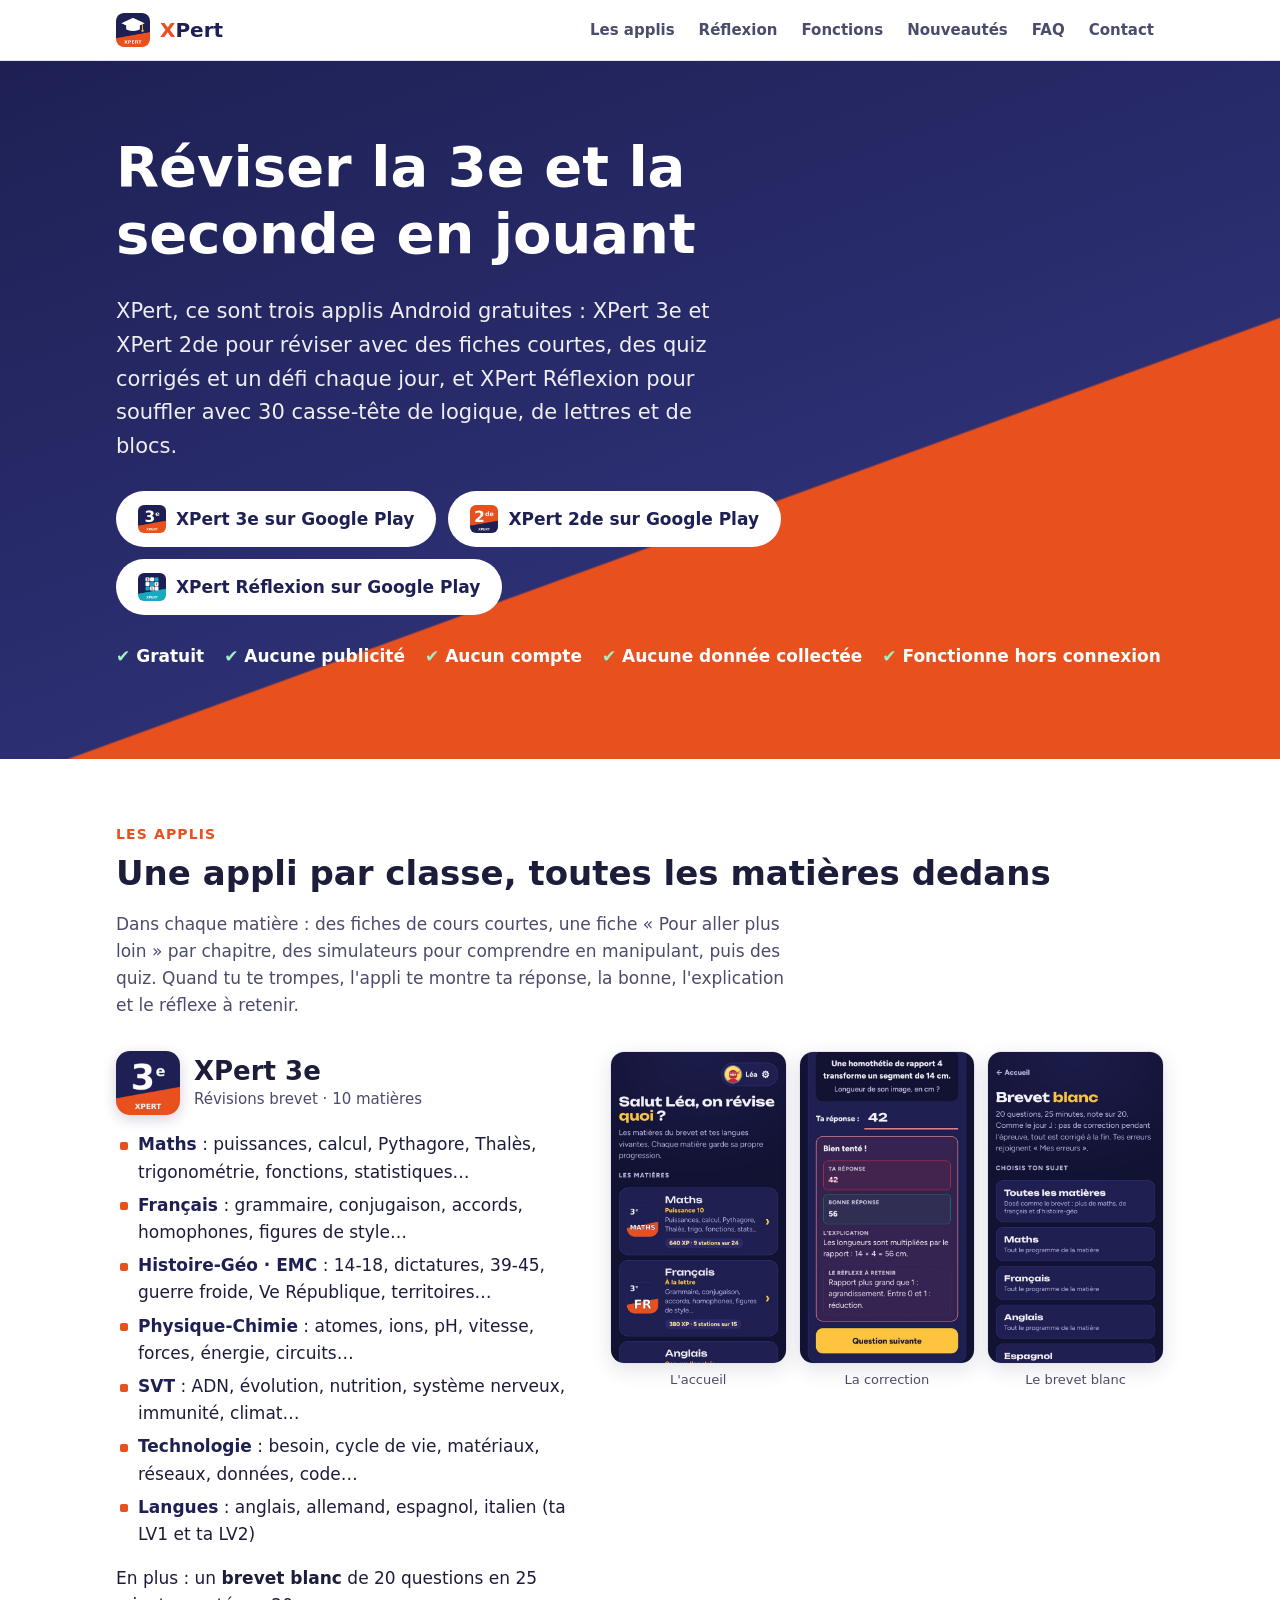
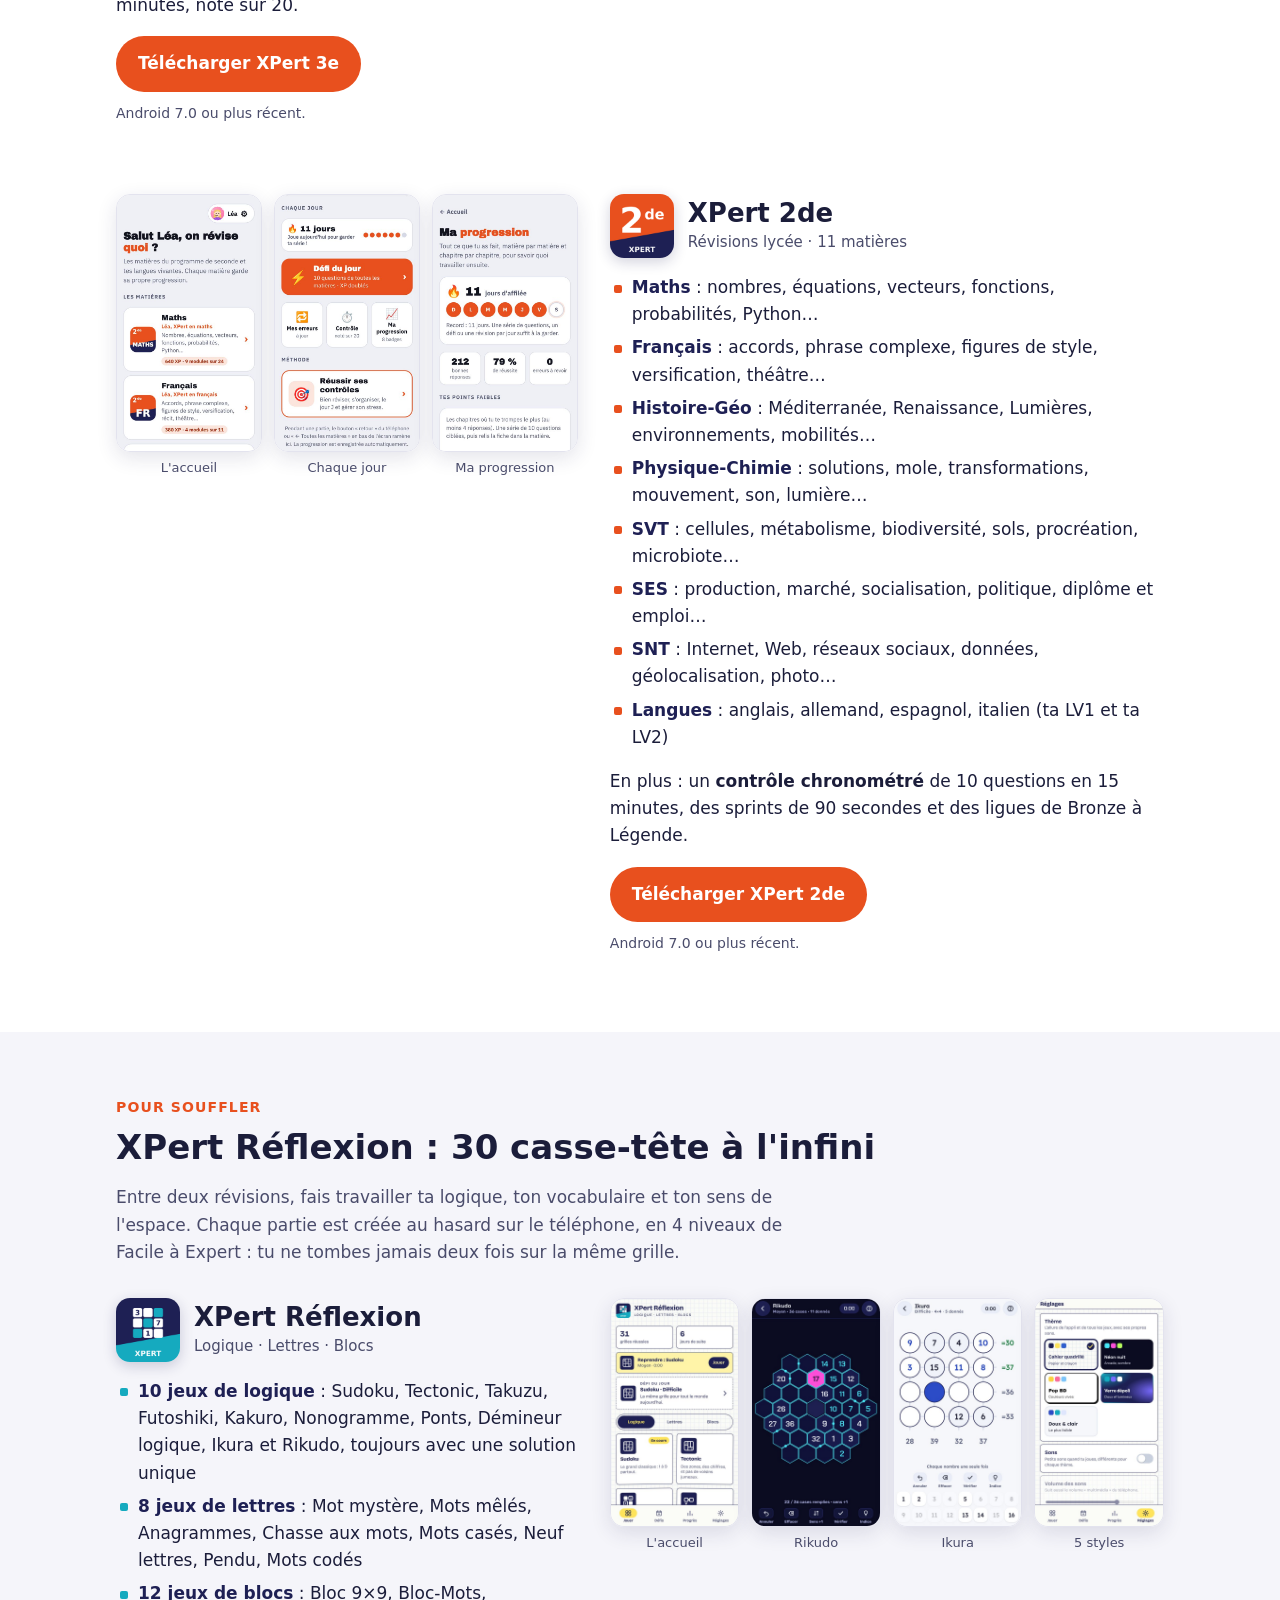
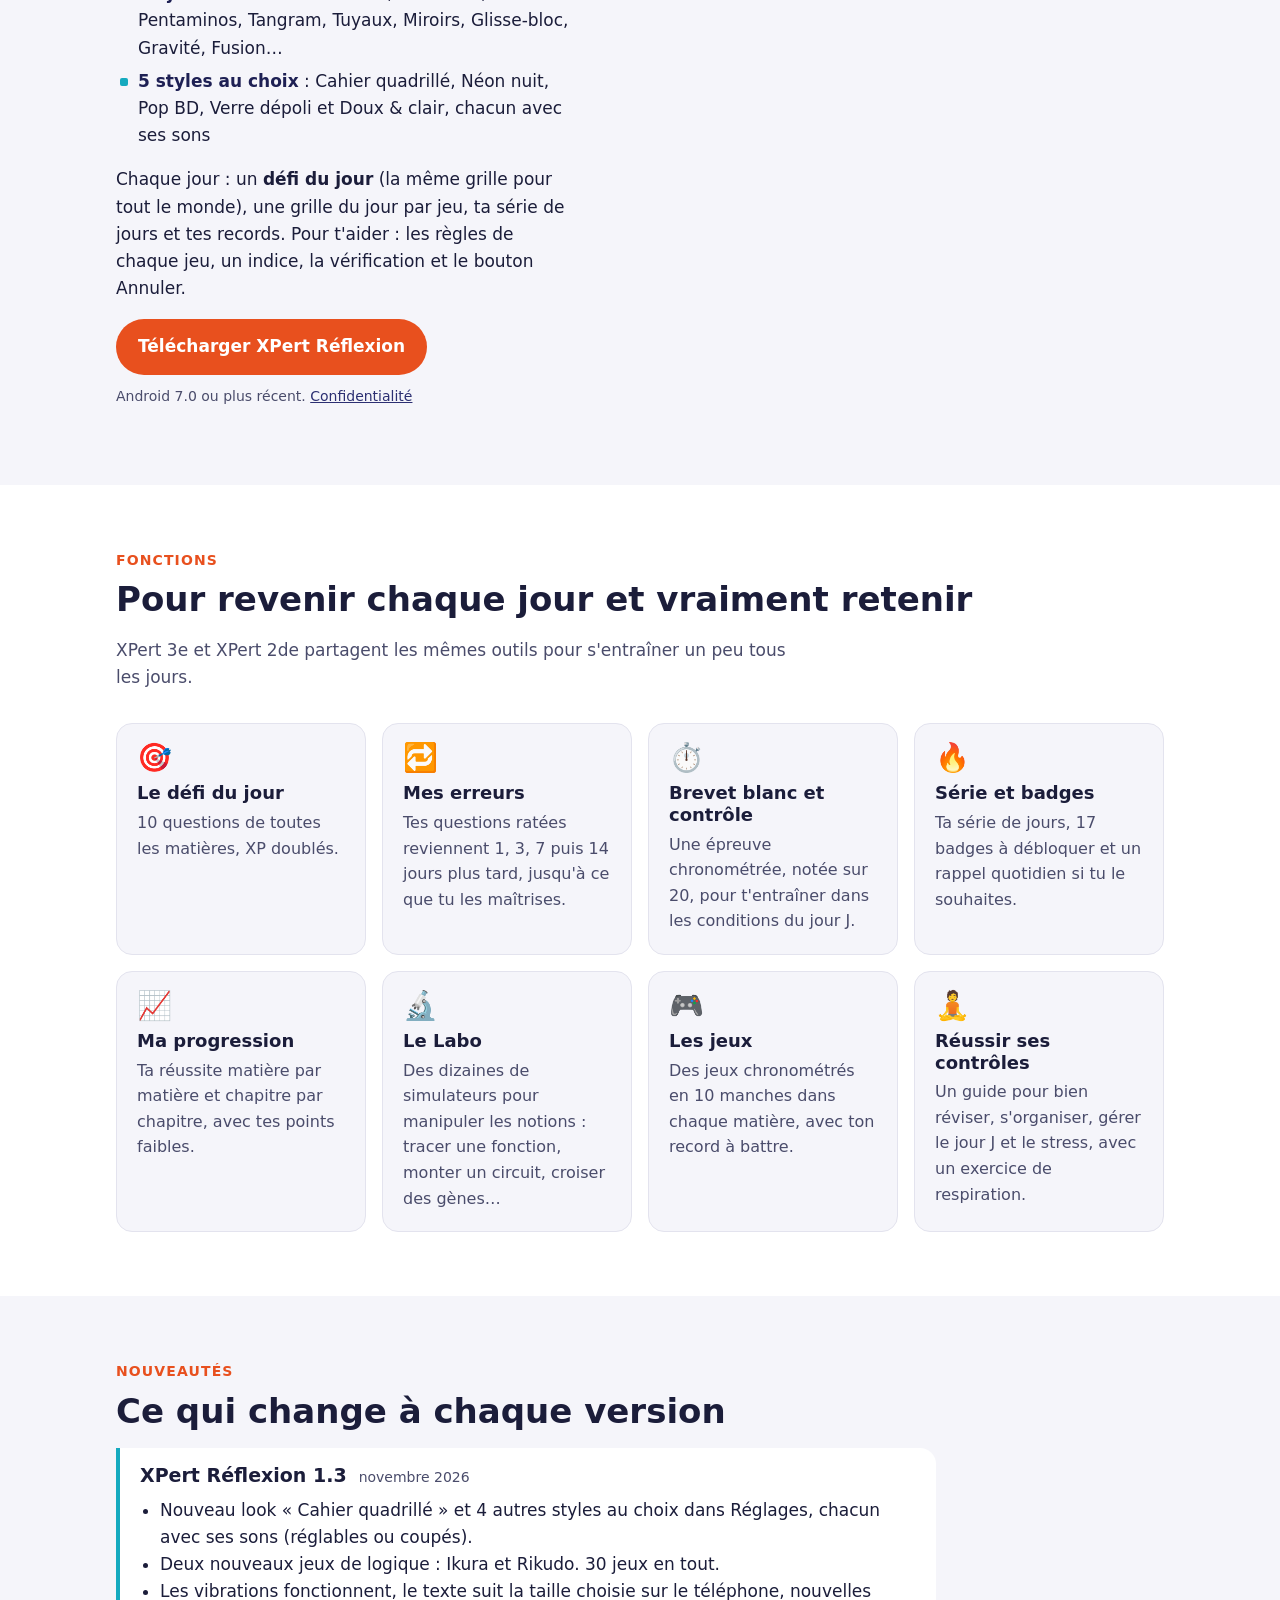
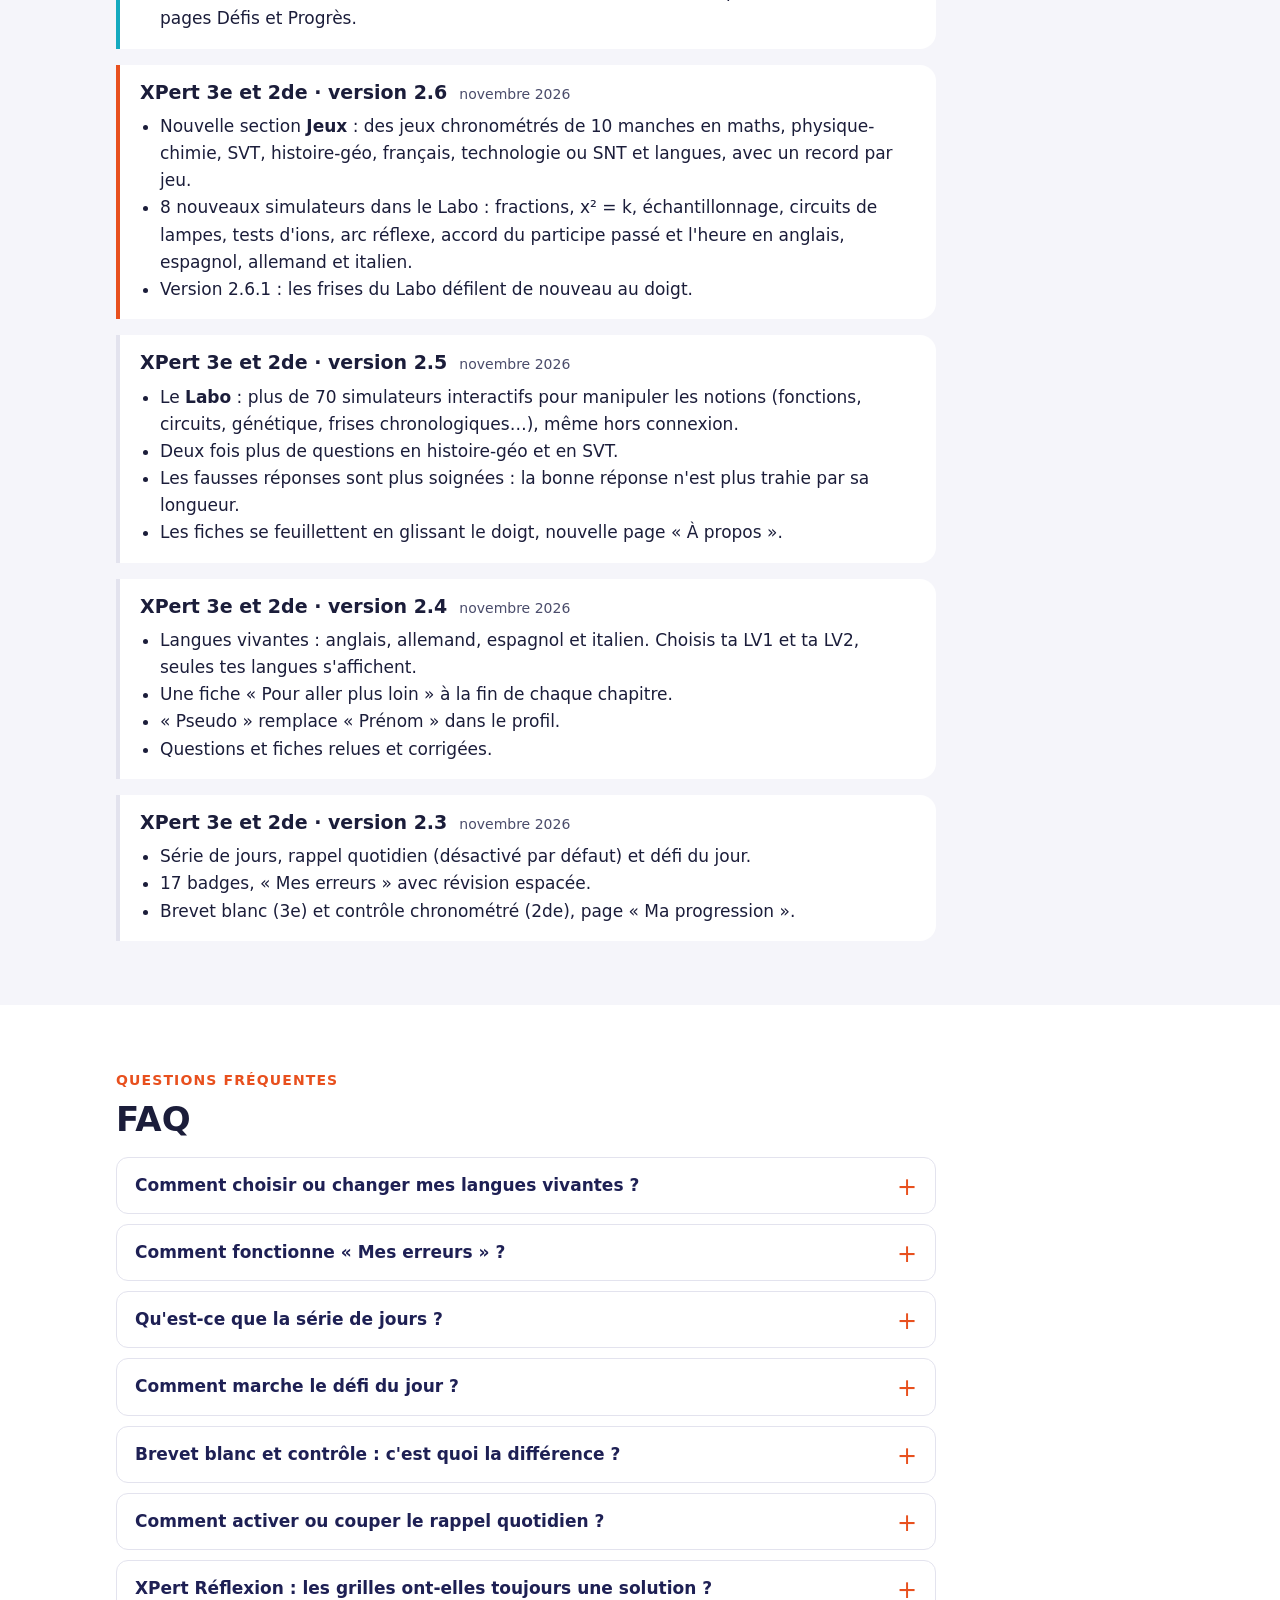
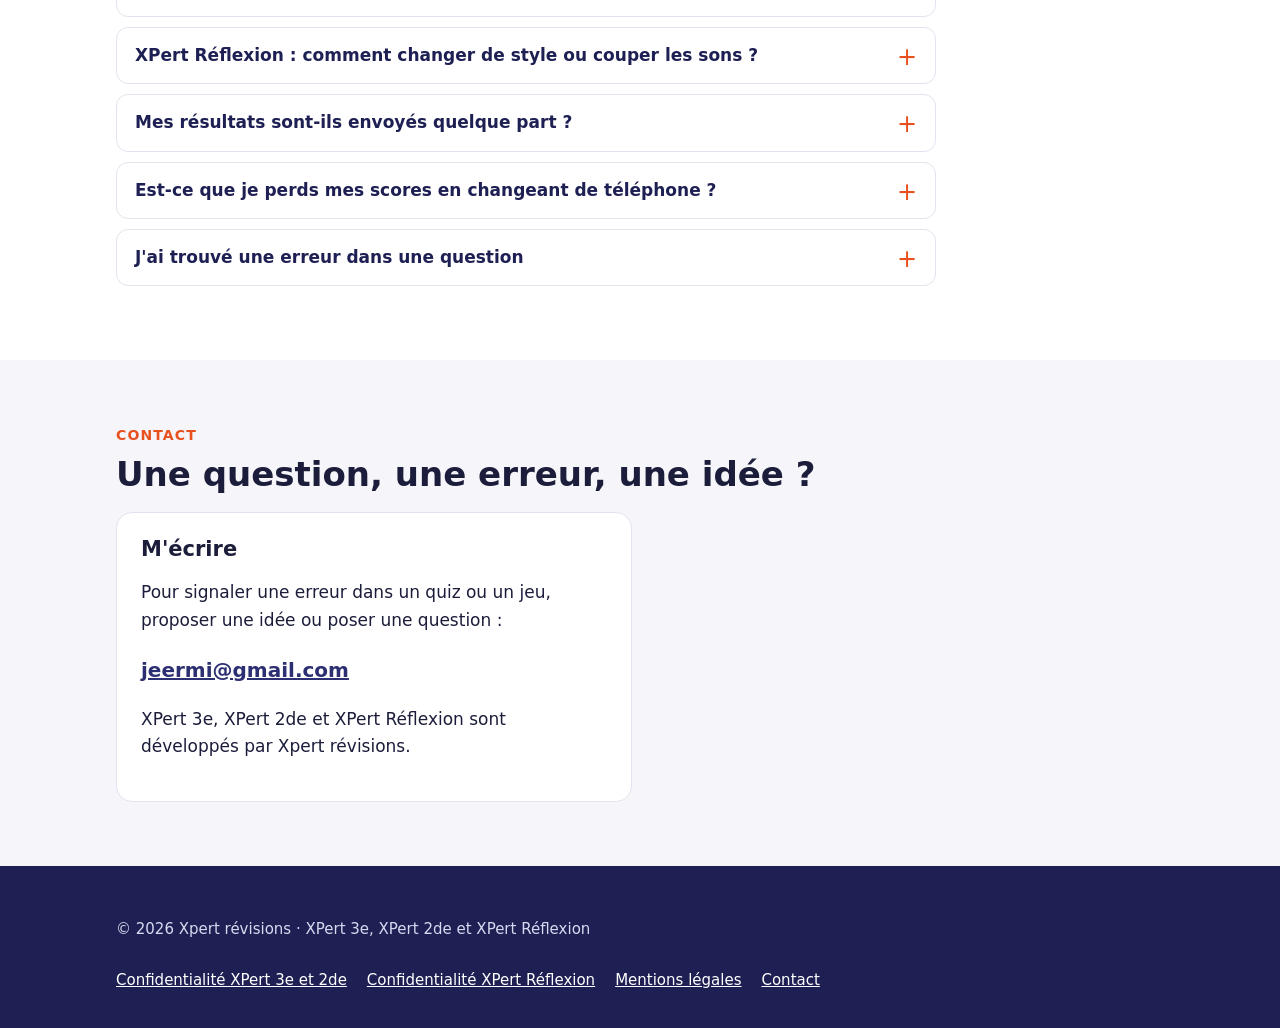
<file: index.html>
<!DOCTYPE html>
<html lang="fr">
<head>
<meta charset="utf-8">
<meta name="viewport" content="width=device-width, initial-scale=1">
<title>XPert – Révisions 3e, 2de et casse-tête</title>
<meta name="description" content="XPert 3e, XPert 2de et XPert Réflexion : des applis Android gratuites pour réviser le brevet et la seconde en jouant, et 30 casse-tête pour faire travailler ta tête. Sans publicité, sans compte, hors connexion.">
<link rel="icon" href="favicon.png">
<link rel="apple-touch-icon" href="apple-touch-icon.png">
<link rel="stylesheet" href="style.css">
</head>
<body>

<header class="barre">
  <div class="conteneur">
    <a class="logo" href="#"><img src="logo-xpert.png" alt=""><b>X<span>Pert</span></b></a>
    <nav aria-label="Sommaire">
      <ul>
        <li><a href="#applis">Les applis</a></li>
        <li><a href="#reflexion">Réflexion</a></li>
        <li><a href="#fonctions">Fonctions</a></li>
        <li><a href="#nouveautes">Nouveautés</a></li>
        <li><a href="#faq">FAQ</a></li>
        <li><a href="#contact">Contact</a></li>
      </ul>
    </nav>
  </div>
</header>

<main>
<div class="hero">
  <div class="conteneur">
    <h1>Réviser la 3e et la seconde en jouant</h1>
    <p>XPert, ce sont trois applis Android gratuites : XPert 3e et XPert 2de pour réviser avec des fiches courtes, des quiz corrigés et un défi chaque jour, et XPert Réflexion pour souffler avec 30 casse-tête de logique, de lettres et de blocs.</p>
    <div class="boutons">
      <a class="bouton clair" href="https://play.google.com/store/apps/details?id=fr.xpert.troisieme"><img src="icone-3e.png" alt="">XPert 3e sur Google Play</a>
      <a class="bouton clair" href="https://play.google.com/store/apps/details?id=fr.xpert.seconde"><img src="icone-2de.png" alt="">XPert 2de sur Google Play</a>
      <a class="bouton clair" href="https://play.google.com/store/apps/details?id=fr.xpert.reflexion"><img src="icone-reflexion.png" alt="">XPert Réflexion sur Google Play</a>
    </div>
    <ul class="atouts">
      <li>Gratuit</li>
      <li>Aucune publicité</li>
      <li>Aucun compte</li>
      <li>Aucune donnée collectée</li>
      <li>Fonctionne hors connexion</li>
    </ul>
  </div>
</div>

<section id="applis">
  <div class="conteneur">
    <p class="surtitre">Les applis</p>
    <h2>Une appli par classe, toutes les matières dedans</h2>
    <p class="intro">Dans chaque matière : des fiches de cours courtes, une fiche « Pour aller plus loin » par chapitre, des simulateurs pour comprendre en manipulant, puis des quiz. Quand tu te trompes, l'appli te montre ta réponse, la bonne, l'explication et le réflexe à retenir.</p>

    <article class="appli">
      <div class="texte">
        <div class="titre">
          <img src="icone-3e.png" alt="Icône XPert 3e">
          <div><h3>XPert 3e</h3><p>Révisions brevet · 10 matières</p></div>
        </div>
        <ul class="matieres">
          <li><b>Maths</b> : puissances, calcul, Pythagore, Thalès, trigonométrie, fonctions, statistiques…</li>
          <li><b>Français</b> : grammaire, conjugaison, accords, homophones, figures de style…</li>
          <li><b>Histoire-Géo · EMC</b> : 14-18, dictatures, 39-45, guerre froide, Ve République, territoires…</li>
          <li><b>Physique-Chimie</b> : atomes, ions, pH, vitesse, forces, énergie, circuits…</li>
          <li><b>SVT</b> : ADN, évolution, nutrition, système nerveux, immunité, climat…</li>
          <li><b>Technologie</b> : besoin, cycle de vie, matériaux, réseaux, données, code…</li>
          <li><b>Langues</b> : anglais, allemand, espagnol, italien (ta LV1 et ta LV2)</li>
        </ul>
        <p>En plus : un <strong>brevet blanc</strong> de 20 questions en 25 minutes, noté sur 20.</p>
        <a class="bouton plein" href="https://play.google.com/store/apps/details?id=fr.xpert.troisieme">Télécharger XPert 3e</a>
        <p class="bientot">Android 7.0 ou plus récent.</p>
      </div>
      <div class="captures">
        <figure><img src="3e-1-accueil.jpg" alt="Écran d'accueil de XPert 3e avec la liste des matières" width="540" height="960" loading="lazy"><figcaption>L'accueil</figcaption></figure>
        <figure><img src="3e-2-correction.jpg" alt="Correction détaillée d'une question" width="540" height="960" loading="lazy"><figcaption>La correction</figcaption></figure>
        <figure><img src="3e-5-brevet-blanc.jpg" alt="Écran du brevet blanc" width="540" height="960" loading="lazy"><figcaption>Le brevet blanc</figcaption></figure>
      </div>
    </article>

    <article class="appli inverse">
      <div class="texte">
        <div class="titre">
          <img src="icone-2de.png" alt="Icône XPert 2de">
          <div><h3>XPert 2de</h3><p>Révisions lycée · 11 matières</p></div>
        </div>
        <ul class="matieres">
          <li><b>Maths</b> : nombres, équations, vecteurs, fonctions, probabilités, Python…</li>
          <li><b>Français</b> : accords, phrase complexe, figures de style, versification, théâtre…</li>
          <li><b>Histoire-Géo</b> : Méditerranée, Renaissance, Lumières, environnements, mobilités…</li>
          <li><b>Physique-Chimie</b> : solutions, mole, transformations, mouvement, son, lumière…</li>
          <li><b>SVT</b> : cellules, métabolisme, biodiversité, sols, procréation, microbiote…</li>
          <li><b>SES</b> : production, marché, socialisation, politique, diplôme et emploi…</li>
          <li><b>SNT</b> : Internet, Web, réseaux sociaux, données, géolocalisation, photo…</li>
          <li><b>Langues</b> : anglais, allemand, espagnol, italien (ta LV1 et ta LV2)</li>
        </ul>
        <p>En plus : un <strong>contrôle chronométré</strong> de 10 questions en 15 minutes, des sprints de 90 secondes et des ligues de Bronze à Légende.</p>
        <a class="bouton plein" href="https://play.google.com/store/apps/details?id=fr.xpert.seconde">Télécharger XPert 2de</a>
        <p class="bientot">Android 7.0 ou plus récent.</p>
      </div>
      <div class="captures">
        <figure><img src="2de-1-accueil.jpg" alt="Écran d'accueil de XPert 2de" width="540" height="960" loading="lazy"><figcaption>L'accueil</figcaption></figure>
        <figure><img src="2de-3-chaque-jour.jpg" alt="Série de jours et défi du jour" width="540" height="960" loading="lazy"><figcaption>Chaque jour</figcaption></figure>
        <figure><img src="2de-4-progression.jpg" alt="Page Ma progression" width="540" height="960" loading="lazy"><figcaption>Ma progression</figcaption></figure>
      </div>
    </article>
  </div>
</section>

<section id="reflexion">
  <div class="conteneur">
    <p class="surtitre">Pour souffler</p>
    <h2>XPert Réflexion : 30 casse-tête à l'infini</h2>
    <p class="intro">Entre deux révisions, fais travailler ta logique, ton vocabulaire et ton sens de l'espace. Chaque partie est créée au hasard sur le téléphone, en 4 niveaux de Facile à Expert : tu ne tombes jamais deux fois sur la même grille.</p>

    <article class="appli reflexion">
      <div class="texte">
        <div class="titre">
          <img src="icone-reflexion.png" alt="Icône XPert Réflexion">
          <div><h3>XPert Réflexion</h3><p>Logique · Lettres · Blocs</p></div>
        </div>
        <ul class="matieres">
          <li><b>10 jeux de logique</b> : Sudoku, Tectonic, Takuzu, Futoshiki, Kakuro, Nonogramme, Ponts, Démineur logique, Ikura et Rikudo, toujours avec une solution unique</li>
          <li><b>8 jeux de lettres</b> : Mot mystère, Mots mêlés, Anagrammes, Chasse aux mots, Mots casés, Neuf lettres, Pendu, Mots codés</li>
          <li><b>12 jeux de blocs</b> : Bloc 9×9, Bloc-Mots, Pentaminos, Tangram, Tuyaux, Miroirs, Glisse-bloc, Gravité, Fusion…</li>
          <li><b>5 styles au choix</b> : Cahier quadrillé, Néon nuit, Pop BD, Verre dépoli et Doux &amp; clair, chacun avec ses sons</li>
        </ul>
        <p>Chaque jour : un <strong>défi du jour</strong> (la même grille pour tout le monde), une grille du jour par jeu, ta série de jours et tes records. Pour t'aider : les règles de chaque jeu, un indice, la vérification et le bouton Annuler.</p>
        <a class="bouton plein" href="https://play.google.com/store/apps/details?id=fr.xpert.reflexion">Télécharger XPert Réflexion</a>
        <p class="bientot">Android 7.0 ou plus récent. <a href="confidentialite-reflexion.html">Confidentialité</a></p>
      </div>
      <div class="captures quatre">
        <figure><img src="reflexion-1-accueil.jpg" alt="Écran d'accueil de XPert Réflexion avec le défi du jour, style Cahier quadrillé" width="540" height="960" loading="lazy"><figcaption>L'accueil</figcaption></figure>
        <figure><img src="reflexion-2-rikudo.jpg" alt="Partie de Rikudo dans le style Néon nuit" width="540" height="960" loading="lazy"><figcaption>Rikudo</figcaption></figure>
        <figure><img src="reflexion-3-ikura.jpg" alt="Partie d'Ikura dans le style Doux et clair" width="540" height="960" loading="lazy"><figcaption>Ikura</figcaption></figure>
        <figure><img src="reflexion-4-themes.jpg" alt="Choix du style dans les réglages" width="540" height="960" loading="lazy"><figcaption>5 styles</figcaption></figure>
      </div>
    </article>
  </div>
</section>

<section id="fonctions">
  <div class="conteneur">
    <p class="surtitre">Fonctions</p>
    <h2>Pour revenir chaque jour et vraiment retenir</h2>
    <p class="intro">XPert 3e et XPert 2de partagent les mêmes outils pour s'entraîner un peu tous les jours.</p>
    <div class="grille">
      <div class="carte"><div class="ico">🎯</div><h3>Le défi du jour</h3><p>10 questions de toutes les matières, XP doublés.</p></div>
      <div class="carte"><div class="ico">🔁</div><h3>Mes erreurs</h3><p>Tes questions ratées reviennent 1, 3, 7 puis 14 jours plus tard, jusqu'à ce que tu les maîtrises.</p></div>
      <div class="carte"><div class="ico">⏱️</div><h3>Brevet blanc et contrôle</h3><p>Une épreuve chronométrée, notée sur 20, pour t'entraîner dans les conditions du jour J.</p></div>
      <div class="carte"><div class="ico">🔥</div><h3>Série et badges</h3><p>Ta série de jours, 17 badges à débloquer et un rappel quotidien si tu le souhaites.</p></div>
      <div class="carte"><div class="ico">📈</div><h3>Ma progression</h3><p>Ta réussite matière par matière et chapitre par chapitre, avec tes points faibles.</p></div>
      <div class="carte"><div class="ico">🔬</div><h3>Le Labo</h3><p>Des dizaines de simulateurs pour manipuler les notions : tracer une fonction, monter un circuit, croiser des gènes…</p></div>
      <div class="carte"><div class="ico">🎮</div><h3>Les jeux</h3><p>Des jeux chronométrés en 10 manches dans chaque matière, avec ton record à battre.</p></div>
      <div class="carte"><div class="ico">🧘</div><h3>Réussir ses contrôles</h3><p>Un guide pour bien réviser, s'organiser, gérer le jour J et le stress, avec un exercice de respiration.</p></div>
    </div>
  </div>
</section>

<section id="nouveautes">
  <div class="conteneur">
    <p class="surtitre">Nouveautés</p>
    <h2>Ce qui change à chaque version</h2>
    <div class="versions">
      <div class="version reflexion">
        <h3>XPert Réflexion 1.3 <span>novembre 2026</span></h3>
        <ul>
          <li>Nouveau look « Cahier quadrillé » et 4 autres styles au choix dans Réglages, chacun avec ses sons (réglables ou coupés).</li>
          <li>Deux nouveaux jeux de logique : Ikura et Rikudo. 30 jeux en tout.</li>
          <li>Les vibrations fonctionnent, le texte suit la taille choisie sur le téléphone, nouvelles pages Défis et Progrès.</li>
        </ul>
      </div>
      <div class="version">
        <h3>XPert 3e et 2de · version 2.6 <span>novembre 2026</span></h3>
        <ul>
          <li>Nouvelle section <strong>Jeux</strong> : des jeux chronométrés de 10 manches en maths, physique-chimie, SVT, histoire-géo, français, technologie ou SNT et langues, avec un record par jeu.</li>
          <li>8 nouveaux simulateurs dans le Labo : fractions, x² = k, échantillonnage, circuits de lampes, tests d'ions, arc réflexe, accord du participe passé et l'heure en anglais, espagnol, allemand et italien.</li>
          <li>Version 2.6.1 : les frises du Labo défilent de nouveau au doigt.</li>
        </ul>
      </div>
      <div class="version ancienne">
        <h3>XPert 3e et 2de · version 2.5 <span>novembre 2026</span></h3>
        <ul>
          <li>Le <strong>Labo</strong> : plus de 70 simulateurs interactifs pour manipuler les notions (fonctions, circuits, génétique, frises chronologiques…), même hors connexion.</li>
          <li>Deux fois plus de questions en histoire-géo et en SVT.</li>
          <li>Les fausses réponses sont plus soignées : la bonne réponse n'est plus trahie par sa longueur.</li>
          <li>Les fiches se feuillettent en glissant le doigt, nouvelle page « À propos ».</li>
        </ul>
      </div>
      <div class="version ancienne">
        <h3>XPert 3e et 2de · version 2.4 <span>novembre 2026</span></h3>
        <ul>
          <li>Langues vivantes : anglais, allemand, espagnol et italien. Choisis ta LV1 et ta LV2, seules tes langues s'affichent.</li>
          <li>Une fiche « Pour aller plus loin » à la fin de chaque chapitre.</li>
          <li>« Pseudo » remplace « Prénom » dans le profil.</li>
          <li>Questions et fiches relues et corrigées.</li>
        </ul>
      </div>
      <div class="version ancienne">
        <h3>XPert 3e et 2de · version 2.3 <span>novembre 2026</span></h3>
        <ul>
          <li>Série de jours, rappel quotidien (désactivé par défaut) et défi du jour.</li>
          <li>17 badges, « Mes erreurs » avec révision espacée.</li>
          <li>Brevet blanc (3e) et contrôle chronométré (2de), page « Ma progression ».</li>
        </ul>
      </div>
      <!-- Pour une nouvelle version : copier un bloc <div class="version"> ci-dessus, le coller en premier,
           et mettre class="version ancienne" sur la version précédente. -->
    </div>
  </div>
</section>

<section id="faq">
  <div class="conteneur">
    <p class="surtitre">Questions fréquentes</p>
    <h2>FAQ</h2>
    <div class="faq">
      <details>
        <summary>Comment choisir ou changer mes langues vivantes ?</summary>
        <div class="rep"><p>Au premier lancement, tu choisis ta LV1 (obligatoire) et ta LV2 (facultative) en créant ton profil. Tu peux les changer à tout moment dans <strong>Paramètres</strong>. Seules les langues choisies apparaissent dans l'accueil.</p></div>
      </details>
      <details>
        <summary>Comment fonctionne « Mes erreurs » ?</summary>
        <div class="rep"><p>Chaque question ratée est mise de côté. Elle te sera reposée 1 jour plus tard, puis 3, 7 et 14 jours plus tard. Si tu réponds juste à chaque fois, elle est considérée comme maîtrisée. Si tu te trompes, elle repart du début.</p><p>C'est la révision espacée : revoir une notion juste au moment où on commence à l'oublier aide à la retenir durablement.</p></div>
      </details>
      <details>
        <summary>Qu'est-ce que la série de jours ?</summary>
        <div class="rep"><p>C'est le nombre de jours d'affilée où tu as révisé au moins une fois. Un seul quiz suffit pour la prolonger. Si tu sautes un jour, elle repart à zéro.</p></div>
      </details>
      <details>
        <summary>Comment marche le défi du jour ?</summary>
        <div class="rep"><p>Chaque jour, un nouveau défi de 10 questions mélange toutes tes matières. Les points (XP) gagnés sont doublés. Il change le lendemain.</p></div>
      </details>
      <details>
        <summary>Brevet blanc et contrôle : c'est quoi la différence ?</summary>
        <div class="rep"><p>Dans <strong>XPert 3e</strong>, le brevet blanc propose 20 questions en 25 minutes, réparties entre les matières comme au vrai brevet. Dans <strong>XPert 2de</strong>, le contrôle propose 10 questions en 15 minutes, comme en classe. Les deux sont notés sur 20.</p></div>
      </details>
      <details>
        <summary>Comment activer ou couper le rappel quotidien ?</summary>
        <div class="rep"><p>Dans <strong>Paramètres</strong>, active le rappel et choisis l'heure. Tu ne reçois une notification que les jours où tu n'as pas encore révisé. Sur Android 13 et plus, le téléphone te demande d'abord l'autorisation. Tu peux le couper au même endroit.</p></div>
      </details>
      <details>
        <summary>XPert Réflexion : les grilles ont-elles toujours une solution ?</summary>
        <div class="rep"><p>Oui. Dans les jeux de logique, chaque grille est créée au hasard sur ton téléphone puis vérifiée : elle a une seule solution, qu'on trouve par déduction, sans jamais devoir deviner. Si tu bloques, le bouton <strong>Indice</strong> te débloque une case.</p></div>
      </details>
      <details>
        <summary>XPert Réflexion : comment changer de style ou couper les sons ?</summary>
        <div class="rep"><p>Ouvre l'onglet <strong>Réglages</strong>. Dans « Thème », choisis parmi Cahier quadrillé, Néon nuit, Pop BD, Verre dépoli et Doux &amp; clair. Juste en dessous, tu peux couper les sons ou régler leur volume.</p></div>
      </details>
      <details>
        <summary>Mes résultats sont-ils envoyés quelque part ?</summary>
        <div class="rep"><p>Non. Tout reste sur ton téléphone : pas de compte, pas de publicité, pas de statistiques. Lis la politique de confidentialité de <a href="confidentialite.html">XPert 3e et 2de</a> ou de <a href="confidentialite-reflexion.html">XPert Réflexion</a> pour le détail.</p></div>
      </details>
      <details>
        <summary>Est-ce que je perds mes scores en changeant de téléphone ?</summary>
        <div class="rep"><p>Tes résultats sont enregistrés uniquement sur le téléphone. Si la sauvegarde Android de ton compte Google est activée, elle peut les inclure. Sinon, ils ne sont pas transférés. Désinstaller l'appli efface aussi tes résultats.</p></div>
      </details>
      <details>
        <summary>J'ai trouvé une erreur dans une question</summary>
        <div class="rep"><p>Merci ! Écris-moi à l'adresse indiquée dans <a href="#contact">Contact</a>, en précisant l'appli, la matière, le chapitre et la question (ou le jeu et le niveau pour XPert Réflexion).</p></div>
      </details>
    </div>
  </div>
</section>

<section id="contact">
  <div class="conteneur">
    <p class="surtitre">Contact</p>
    <h2>Une question, une erreur, une idée ?</h2>
    <div class="deux">
      <div class="encadre">
        <h3>M'écrire</h3>
        <p>Pour signaler une erreur dans un quiz ou un jeu, proposer une idée ou poser une question :</p>
        <p class="mail"><a href="mailto:jeermi@gmail.com">jeermi@gmail.com</a></p>
        <p>XPert 3e, XPert 2de et XPert Réflexion sont développés par Xpert révisions.</p>
      </div>
      <!-- EMPLACEMENT ASSOCIATION : à remplir plus tard. En attendant, ce bloc reste masqué (attribut hidden).
           Pour l'afficher : retirer « hidden », remplacer le nom, le texte et le lien. -->
      <div class="encadre vide" id="association" hidden>
        <h3>Je soutiens <span class="a-remplacer">[NOM DE L'ASSOCIATION]</span></h3>
        <p><span class="a-remplacer">[Une phrase sur l'association et pourquoi tu la soutiens]</span></p>
        <a class="bouton contour" href="https://ADRESSE-DU-SITE-DE-L-ASSOCIATION">Découvrir l'association</a>
      </div>
    </div>
  </div>
</section>
</main>

<footer>
  <div class="conteneur">
    <p>© 2026 Xpert révisions · XPert 3e, XPert 2de et XPert Réflexion</p>
    <ul>
      <li><a href="confidentialite.html">Confidentialité XPert 3e et 2de</a></li>
      <li><a href="confidentialite-reflexion.html">Confidentialité XPert Réflexion</a></li>
      <li><a href="mentions-legales.html">Mentions légales</a></li>
      <li><a href="#contact">Contact</a></li>
    </ul>
  </div>
</footer>

</body>
</html>
</file>
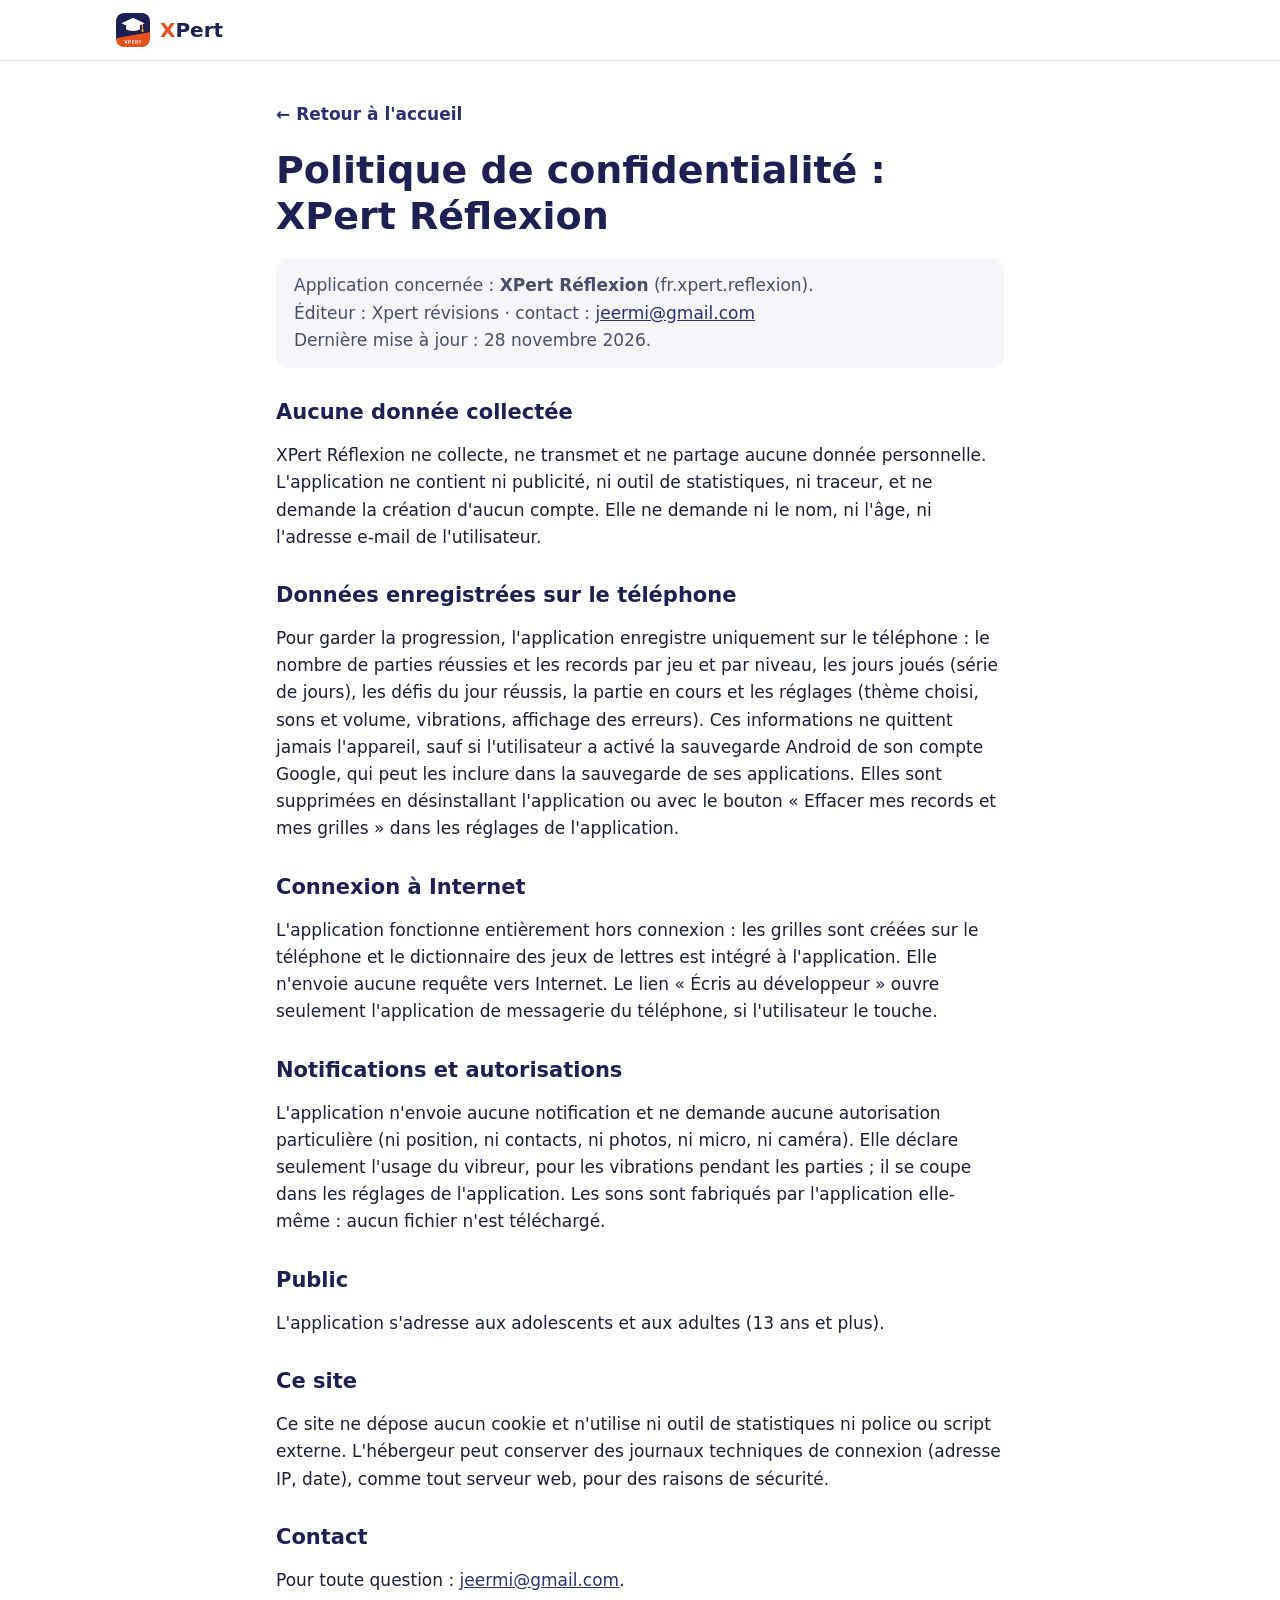
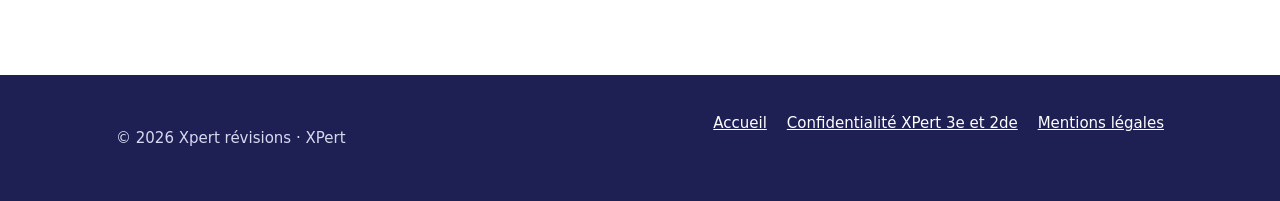
<file: confidentialite-reflexion.html>
<!DOCTYPE html>
<html lang="fr">
<head>
<meta charset="utf-8">
<meta name="viewport" content="width=device-width, initial-scale=1">
<title>Confidentialité XPert Réflexion</title>
<meta name="description" content="Politique de confidentialité de l'appli XPert Réflexion : aucune donnée collectée.">
<link rel="icon" href="favicon.png">
<link rel="apple-touch-icon" href="apple-touch-icon.png">
<link rel="stylesheet" href="style.css">
</head>
<body>
<header class="barre"><div class="conteneur"><a class="logo" href="index.html"><img src="logo-xpert.png" alt=""><b>X<span>Pert</span></b></a></div></header>
<main class="page">
<a class="retour" href="index.html">← Retour à l'accueil</a>
<h1>Politique de confidentialité : XPert Réflexion</h1>
<p class="meta">Application concernée : <strong>XPert Réflexion</strong> (fr.xpert.reflexion).<br>
Éditeur : Xpert révisions · contact : <a href="mailto:jeermi@gmail.com">jeermi@gmail.com</a><br>
Dernière mise à jour : 28 novembre 2026.</p>

<h2>Aucune donnée collectée</h2>
<p>XPert Réflexion ne collecte, ne transmet et ne partage aucune donnée personnelle. L'application ne contient ni publicité, ni outil de statistiques, ni traceur, et ne demande la création d'aucun compte. Elle ne demande ni le nom, ni l'âge, ni l'adresse e-mail de l'utilisateur.</p>

<h2>Données enregistrées sur le téléphone</h2>
<p>Pour garder la progression, l'application enregistre uniquement sur le téléphone : le nombre de parties réussies et les records par jeu et par niveau, les jours joués (série de jours), les défis du jour réussis, la partie en cours et les réglages (thème choisi, sons et volume, vibrations, affichage des erreurs). Ces informations ne quittent jamais l'appareil, sauf si l'utilisateur a activé la sauvegarde Android de son compte Google, qui peut les inclure dans la sauvegarde de ses applications. Elles sont supprimées en désinstallant l'application ou avec le bouton « Effacer mes records et mes grilles » dans les réglages de l'application.</p>

<h2>Connexion à Internet</h2>
<p>L'application fonctionne entièrement hors connexion : les grilles sont créées sur le téléphone et le dictionnaire des jeux de lettres est intégré à l'application. Elle n'envoie aucune requête vers Internet. Le lien « Écris au développeur » ouvre seulement l'application de messagerie du téléphone, si l'utilisateur le touche.</p>

<h2>Notifications et autorisations</h2>
<p>L'application n'envoie aucune notification et ne demande aucune autorisation particulière (ni position, ni contacts, ni photos, ni micro, ni caméra). Elle déclare seulement l'usage du vibreur, pour les vibrations pendant les parties ; il se coupe dans les réglages de l'application. Les sons sont fabriqués par l'application elle-même : aucun fichier n'est téléchargé.</p>

<h2>Public</h2>
<p>L'application s'adresse aux adolescents et aux adultes (13 ans et plus).</p>

<h2>Ce site</h2>
<p>Ce site ne dépose aucun cookie et n'utilise ni outil de statistiques ni police ou script externe. L'hébergeur peut conserver des journaux techniques de connexion (adresse IP, date), comme tout serveur web, pour des raisons de sécurité.</p>

<h2>Contact</h2>
<p>Pour toute question : <a href="mailto:jeermi@gmail.com">jeermi@gmail.com</a>.</p>
</main>
<footer><div class="conteneur"><p>© 2026 Xpert révisions · XPert</p><ul><li><a href="index.html">Accueil</a></li><li><a href="confidentialite.html">Confidentialité XPert 3e et 2de</a></li><li><a href="mentions-legales.html">Mentions légales</a></li></ul></div></footer>
</body>
</html>
</file>
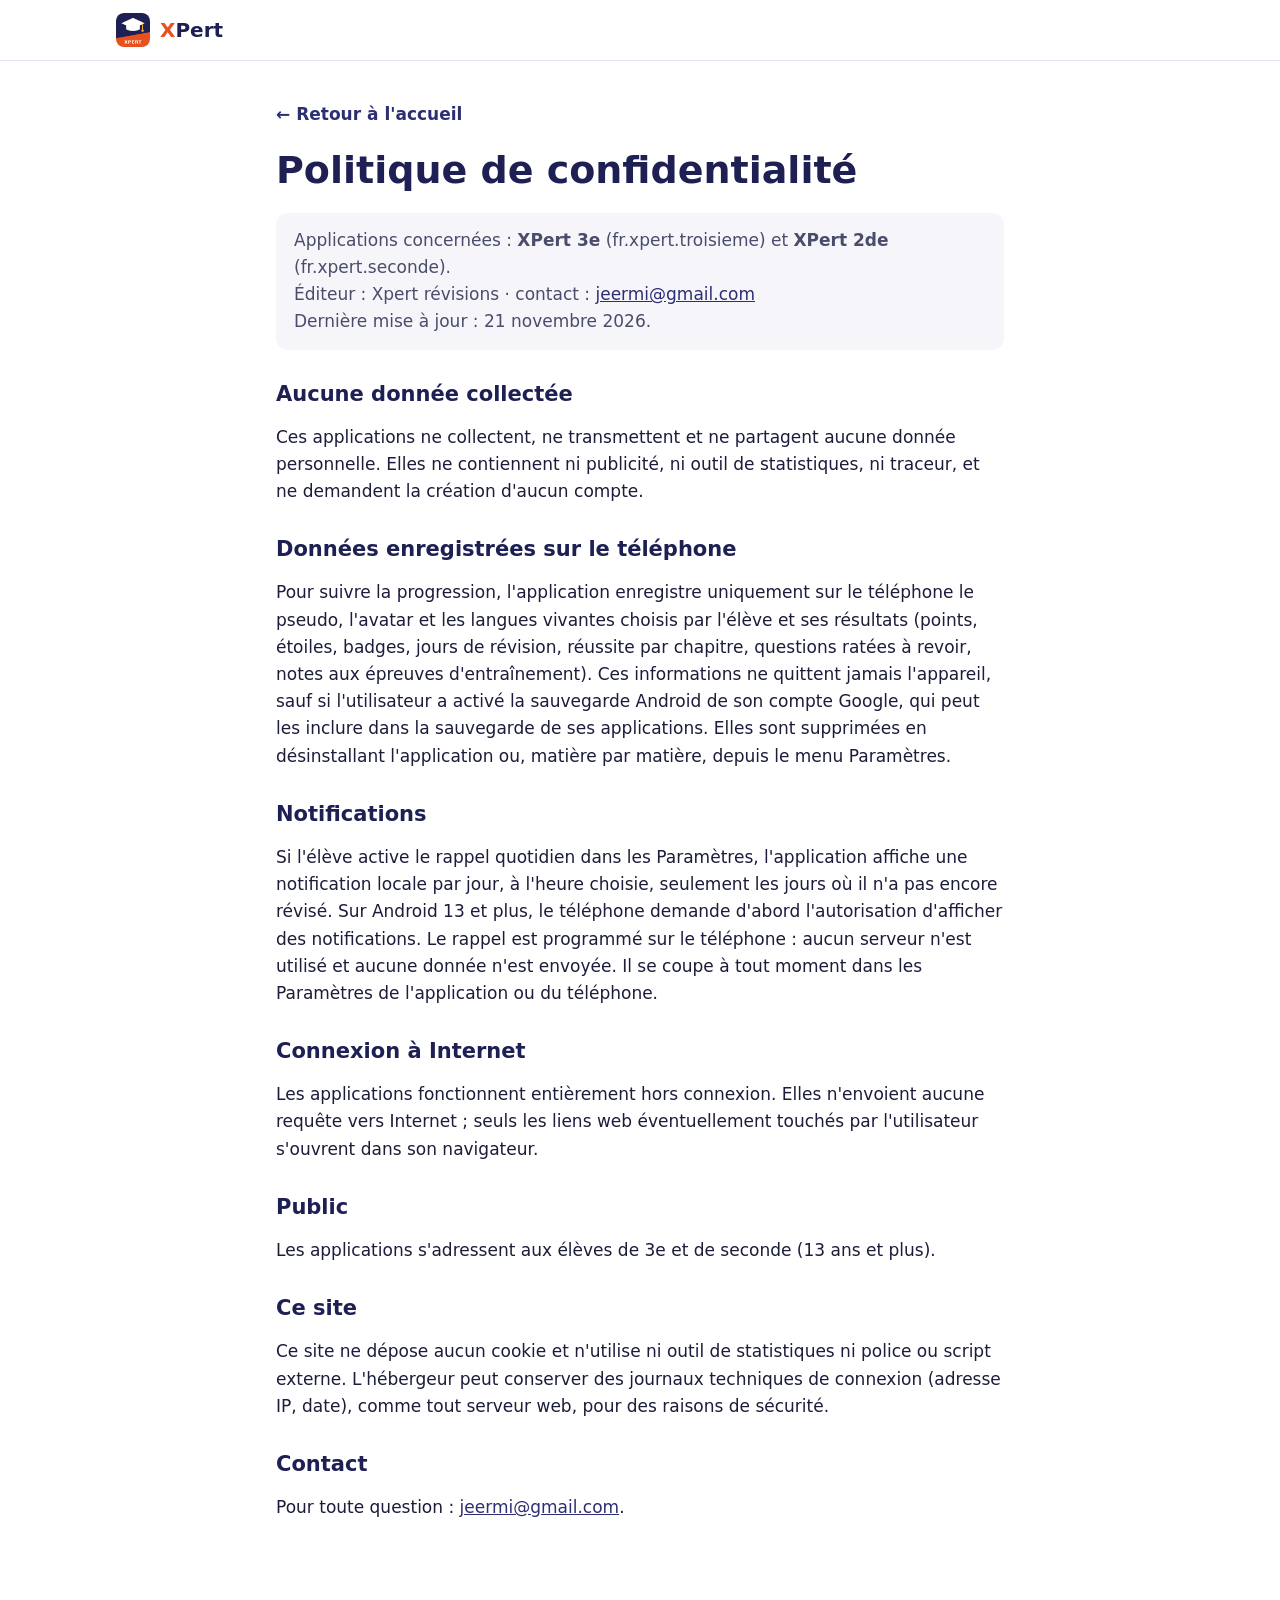
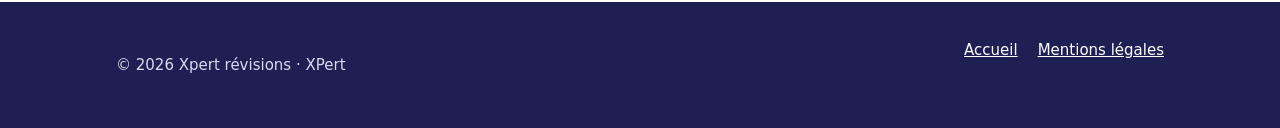
<file: confidentialite.html>
<!DOCTYPE html>
<html lang="fr">
<head>
<meta charset="utf-8">
<meta name="viewport" content="width=device-width, initial-scale=1">
<title>Politique de confidentialité – XPert</title>
<meta name="description" content="Politique de confidentialité des applis XPert 3e et XPert 2de : aucune donnée collectée.">
<link rel="icon" href="favicon.png">
<link rel="apple-touch-icon" href="apple-touch-icon.png">
<link rel="stylesheet" href="style.css">
</head>
<body>
<header class="barre"><div class="conteneur"><a class="logo" href="index.html"><img src="logo-xpert.png" alt=""><b>X<span>Pert</span></b></a></div></header>
<main class="page">
<a class="retour" href="index.html">← Retour à l'accueil</a>
<h1>Politique de confidentialité</h1>
<p class="meta">Applications concernées : <strong>XPert 3e</strong> (fr.xpert.troisieme) et <strong>XPert 2de</strong> (fr.xpert.seconde).<br>
Éditeur : Xpert révisions · contact : <a href="mailto:jeermi@gmail.com">jeermi@gmail.com</a><br>
Dernière mise à jour : 21 novembre 2026.</p>

<h2>Aucune donnée collectée</h2>
<p>Ces applications ne collectent, ne transmettent et ne partagent aucune donnée personnelle. Elles ne contiennent ni publicité, ni outil de statistiques, ni traceur, et ne demandent la création d'aucun compte.</p>

<h2>Données enregistrées sur le téléphone</h2>
<p>Pour suivre la progression, l'application enregistre uniquement sur le téléphone le pseudo, l'avatar et les langues vivantes choisis par l'élève et ses résultats (points, étoiles, badges, jours de révision, réussite par chapitre, questions ratées à revoir, notes aux épreuves d'entraînement). Ces informations ne quittent jamais l'appareil, sauf si l'utilisateur a activé la sauvegarde Android de son compte Google, qui peut les inclure dans la sauvegarde de ses applications. Elles sont supprimées en désinstallant l'application ou, matière par matière, depuis le menu Paramètres.</p>

<h2>Notifications</h2>
<p>Si l'élève active le rappel quotidien dans les Paramètres, l'application affiche une notification locale par jour, à l'heure choisie, seulement les jours où il n'a pas encore révisé. Sur Android 13 et plus, le téléphone demande d'abord l'autorisation d'afficher des notifications. Le rappel est programmé sur le téléphone : aucun serveur n'est utilisé et aucune donnée n'est envoyée. Il se coupe à tout moment dans les Paramètres de l'application ou du téléphone.</p>

<h2>Connexion à Internet</h2>
<p>Les applications fonctionnent entièrement hors connexion. Elles n'envoient aucune requête vers Internet ; seuls les liens web éventuellement touchés par l'utilisateur s'ouvrent dans son navigateur.</p>

<h2>Public</h2>
<p>Les applications s'adressent aux élèves de 3e et de seconde (13 ans et plus).</p>

<h2>Ce site</h2>
<p>Ce site ne dépose aucun cookie et n'utilise ni outil de statistiques ni police ou script externe. L'hébergeur peut conserver des journaux techniques de connexion (adresse IP, date), comme tout serveur web, pour des raisons de sécurité.</p>

<h2>Contact</h2>
<p>Pour toute question : <a href="mailto:jeermi@gmail.com">jeermi@gmail.com</a>.</p>
</main>
<footer><div class="conteneur"><p>© 2026 Xpert révisions · XPert</p><ul><li><a href="index.html">Accueil</a></li><li><a href="mentions-legales.html">Mentions légales</a></li></ul></div></footer>
</body>
</html>
</file>
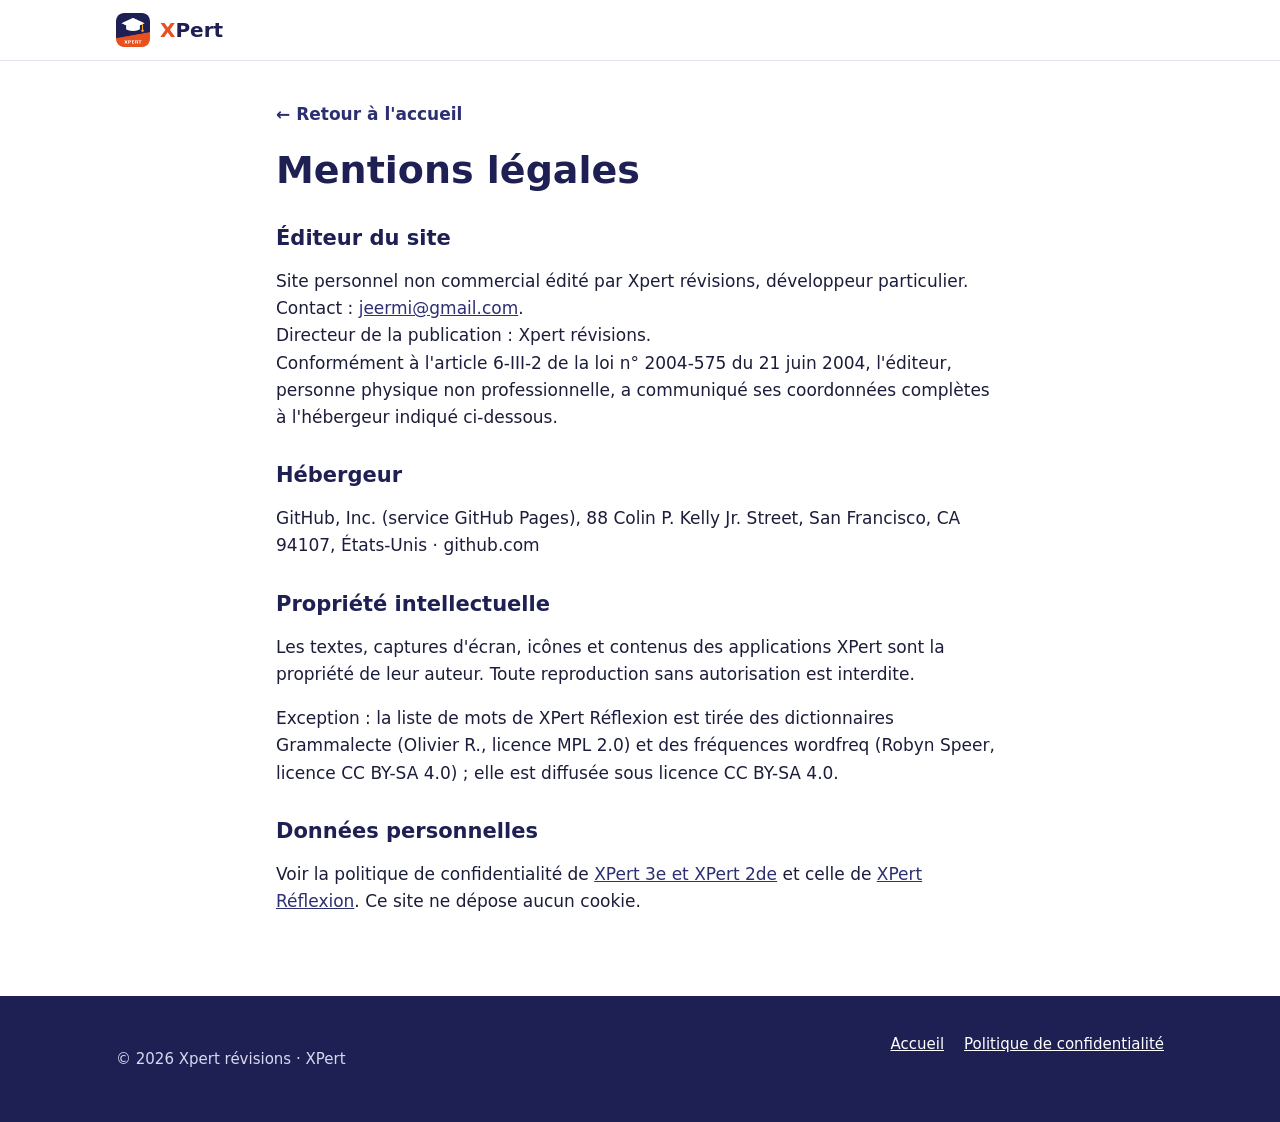
<file: mentions-legales.html>
<!DOCTYPE html>
<html lang="fr">
<head>
<meta charset="utf-8">
<meta name="viewport" content="width=device-width, initial-scale=1">
<title>Mentions légales – XPert</title>
<link rel="icon" href="favicon.png">
<link rel="apple-touch-icon" href="apple-touch-icon.png">
<link rel="stylesheet" href="style.css">
</head>
<body>
<header class="barre"><div class="conteneur"><a class="logo" href="index.html"><img src="logo-xpert.png" alt=""><b>X<span>Pert</span></b></a></div></header>
<main class="page">
<a class="retour" href="index.html">← Retour à l'accueil</a>
<h1>Mentions légales</h1>

<h2>Éditeur du site</h2>
<p>Site personnel non commercial édité par Xpert révisions, développeur particulier.<br>
Contact : <a href="mailto:jeermi@gmail.com">jeermi@gmail.com</a>.<br>
Directeur de la publication : Xpert révisions.<br>Conformément à l'article 6-III-2 de la loi n° 2004-575 du 21 juin 2004, l'éditeur, personne physique non professionnelle, a communiqué ses coordonnées complètes à l'hébergeur indiqué ci-dessous.</p>

<h2>Hébergeur</h2>
<p>GitHub, Inc. (service GitHub Pages), 88 Colin P. Kelly Jr. Street, San Francisco, CA 94107, États-Unis · github.com</p>

<h2>Propriété intellectuelle</h2>
<p>Les textes, captures d'écran, icônes et contenus des applications XPert sont la propriété de leur auteur. Toute reproduction sans autorisation est interdite.</p>
<p>Exception : la liste de mots de XPert Réflexion est tirée des dictionnaires Grammalecte (Olivier R., licence MPL 2.0) et des fréquences wordfreq (Robyn Speer, licence CC BY-SA 4.0) ; elle est diffusée sous licence CC BY-SA 4.0.</p>

<h2>Données personnelles</h2>
<p>Voir la politique de confidentialité de <a href="confidentialite.html">XPert 3e et XPert 2de</a> et celle de <a href="confidentialite-reflexion.html">XPert Réflexion</a>. Ce site ne dépose aucun cookie.</p>
</main>
<footer><div class="conteneur"><p>© 2026 Xpert révisions · XPert</p><ul><li><a href="index.html">Accueil</a></li><li><a href="confidentialite.html">Politique de confidentialité</a></li></ul></div></footer>
</body>
</html>
</file>
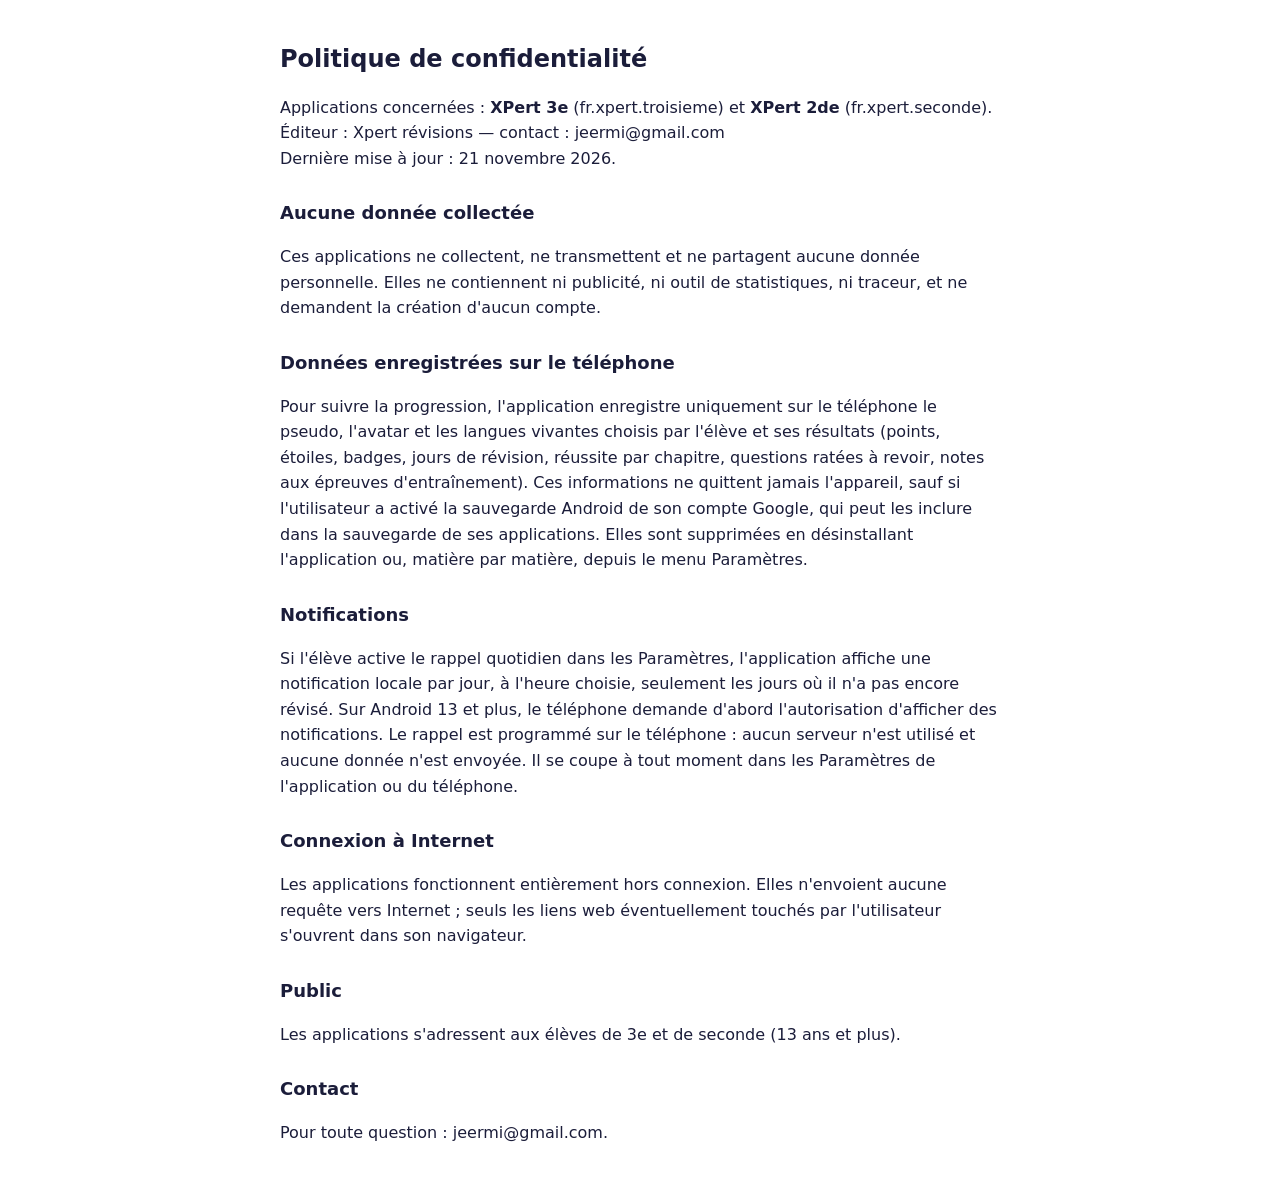
<file: politique-confidentialite.html>
<!DOCTYPE html>
<html lang="fr"><head><meta charset="utf-8"><meta name="viewport" content="width=device-width, initial-scale=1">
<title>Politique de confidentialité – XPert 3e et XPert 2de</title>
<style>body{font:16px/1.6 system-ui,sans-serif;max-width:720px;margin:0 auto;padding:24px 16px;color:#1b1d3a;background:#fff}h1{font-size:24px}h2{font-size:18px;margin-top:28px}</style>
</head><body>
<h1>Politique de confidentialité</h1>
<p>Applications concernées : <strong>XPert 3e</strong> (fr.xpert.troisieme) et <strong>XPert 2de</strong> (fr.xpert.seconde).<br>
Éditeur : Xpert révisions — contact : jeermi@gmail.com<br>Dernière mise à jour : 21 novembre 2026.</p>

<h2>Aucune donnée collectée</h2>
<p>Ces applications ne collectent, ne transmettent et ne partagent aucune donnée personnelle. Elles ne contiennent ni publicité, ni outil de statistiques, ni traceur, et ne demandent la création d'aucun compte.</p>

<h2>Données enregistrées sur le téléphone</h2>
<p>Pour suivre la progression, l'application enregistre uniquement sur le téléphone le pseudo, l'avatar et les langues vivantes choisis par l'élève et ses résultats (points, étoiles, badges, jours de révision, réussite par chapitre, questions ratées à revoir, notes aux épreuves d'entraînement). Ces informations ne quittent jamais l'appareil, sauf si l'utilisateur a activé la sauvegarde Android de son compte Google, qui peut les inclure dans la sauvegarde de ses applications. Elles sont supprimées en désinstallant l'application ou, matière par matière, depuis le menu Paramètres.</p>

<h2>Notifications</h2>
<p>Si l'élève active le rappel quotidien dans les Paramètres, l'application affiche une notification locale par jour, à l'heure choisie, seulement les jours où il n'a pas encore révisé. Sur Android 13 et plus, le téléphone demande d'abord l'autorisation d'afficher des notifications. Le rappel est programmé sur le téléphone : aucun serveur n'est utilisé et aucune donnée n'est envoyée. Il se coupe à tout moment dans les Paramètres de l'application ou du téléphone.</p>
<h2>Connexion à Internet</h2>
<p>Les applications fonctionnent entièrement hors connexion. Elles n'envoient aucune requête vers Internet ; seuls les liens web éventuellement touchés par l'utilisateur s'ouvrent dans son navigateur.</p>

<h2>Public</h2>
<p>Les applications s'adressent aux élèves de 3e et de seconde (13 ans et plus).</p>

<h2>Contact</h2>
<p>Pour toute question : jeermi@gmail.com.</p>
</body></html>
</file>
<file: style.css>
/* Site XPert : une seule feuille de style, aucune police ni script externe. */
:root{
  --marine:#1e2054; --marine-2:#2c2f72; --orange:#e8501e; --orange-clair:#fdeee7;
  --texte:#1b1d3a; --texte-2:#4a4c6b; --fond:#ffffff; --fond-2:#f5f5fa; --trait:#e3e3ee;
  --vert:#2bb673; --rayon:16px;
}
*{box-sizing:border-box}
html{scroll-behavior:smooth}
body{margin:0;font:17px/1.6 system-ui,-apple-system,"Segoe UI",Roboto,sans-serif;color:var(--texte);background:var(--fond)}
img{max-width:100%;height:auto;display:block}
a{color:var(--marine-2)}
a:hover{color:var(--orange)}
.conteneur{max-width:1080px;margin:0 auto;padding:0 16px}
h1,h2,h3{line-height:1.2;margin:0 0 .5em}
h2{font-size:clamp(26px,4vw,34px)}
h3{font-size:21px}
section{padding:64px 0}
section:nth-of-type(even){background:var(--fond-2)}
.surtitre{font-size:14px;font-weight:700;letter-spacing:.08em;text-transform:uppercase;color:var(--orange);margin:0 0 8px}
.intro{color:var(--texte-2);max-width:680px;margin:0 0 32px}

/* Emplacements à remplacer : bien visibles tant qu'ils restent dans le site */
.a-remplacer{background:#fff3a8;color:#5a4a00;outline:2px dashed #e0b400;border-radius:4px;padding:0 4px;font-weight:700}

/* En-tête */
header.barre{position:sticky;top:0;z-index:10;background:rgba(255,255,255,.95);backdrop-filter:blur(8px);border-bottom:1px solid var(--trait)}
header.barre .conteneur{display:flex;align-items:center;justify-content:space-between;gap:16px;min-height:60px;flex-wrap:wrap}
.logo{display:flex;align-items:center;gap:10px;font-weight:800;font-size:20px;color:var(--marine);text-decoration:none}
.logo img{width:34px;height:34px;border-radius:8px}
.logo b{color:var(--orange);font-weight:800} .logo b span{color:var(--marine)}
nav ul{list-style:none;margin:0;padding:0;display:flex;gap:4px;flex-wrap:wrap}
nav a{display:block;padding:8px 10px;border-radius:8px;text-decoration:none;color:var(--texte-2);font-size:15px;font-weight:600}
nav a:hover{background:var(--fond-2);color:var(--marine)}
@media (max-width:720px){nav{display:none}}

/* Bandeau d'accueil */
.hero{background:linear-gradient(160deg,var(--marine) 0%,var(--marine-2) 62%,var(--orange) 62.2%,var(--orange) 100%);color:#fff;padding:72px 0 88px}
.hero h1{font-size:clamp(34px,6vw,56px);max-width:760px}
.hero p{font-size:clamp(18px,2.4vw,21px);max-width:640px;opacity:.92}
.hero .boutons{display:flex;gap:12px;flex-wrap:wrap;margin-top:28px}
.atouts{display:flex;flex-wrap:wrap;gap:8px 20px;list-style:none;padding:0;margin:28px 0 0;font-weight:600}
.atouts li::before{content:"✔ ";color:#9ff0c5}

.bouton{display:inline-flex;align-items:center;gap:10px;padding:12px 20px;border-radius:999px;font-weight:700;text-decoration:none;border:2px solid transparent}
.bouton.clair{background:#fff;color:var(--marine)}
.bouton.clair:hover{background:var(--orange-clair);color:var(--marine)}
.bouton.plein{background:var(--orange);color:#fff}
.bouton.plein:hover{background:#c9410f;color:#fff}
.bouton.contour{border-color:var(--marine);color:var(--marine)}
.bouton.contour:hover{background:var(--marine);color:#fff}
.bouton img{width:28px;height:28px;border-radius:6px}

/* Cartes des applis */
.appli{display:grid;grid-template-columns:1fr;gap:32px;margin-bottom:56px;align-items:start}
.appli:last-child{margin-bottom:0}
@media (min-width:900px){.appli{grid-template-columns:5fr 6fr}.appli.inverse .texte{order:2}}
.appli .titre{display:flex;align-items:center;gap:14px;margin-bottom:12px}
.appli .titre img{width:64px;height:64px;border-radius:14px;box-shadow:0 4px 14px rgba(30,32,84,.2)}
.appli .titre h3{margin:0;font-size:26px}
.appli .titre p{margin:0;color:var(--texte-2);font-size:15px}
.matieres{list-style:none;padding:0;margin:16px 0;display:grid;gap:6px}
.matieres li{padding-left:22px;position:relative}
.matieres li::before{content:"";position:absolute;left:4px;top:.62em;width:8px;height:8px;border-radius:2px;background:var(--orange)}
.matieres b{color:var(--marine)}
.captures{display:grid;grid-template-columns:repeat(3,1fr);gap:12px}
.captures figure{margin:0}
.captures img{border-radius:14px;border:1px solid var(--trait);box-shadow:0 6px 20px rgba(30,32,84,.12)}
.captures figcaption{font-size:13px;color:var(--texte-2);text-align:center;margin-top:6px}
.captures.quatre{grid-template-columns:repeat(2,1fr)}
@media (min-width:560px){.captures.quatre{grid-template-columns:repeat(4,1fr)}}
.reflexion .matieres li::before{background:#15aabf}
.version.reflexion{border-left-color:#15aabf}
.bientot{font-size:14px;color:var(--texte-2);margin-top:10px}

/* Grille de fonctions */
.grille{display:grid;grid-template-columns:repeat(auto-fit,minmax(230px,1fr));gap:16px}
.carte{background:var(--fond);border:1px solid var(--trait);border-radius:var(--rayon);padding:20px}
section:nth-of-type(odd) .carte{background:var(--fond-2)}
.carte .ico{font-size:28px;line-height:1;margin-bottom:10px}
.carte h3{font-size:18px;margin-bottom:6px}
.carte p{margin:0;color:var(--texte-2);font-size:16px}

/* Nouveautés */
.versions{display:grid;gap:16px;max-width:820px}
.version{border-left:4px solid var(--orange);background:var(--fond);border-radius:0 var(--rayon) var(--rayon) 0;padding:16px 20px}
.version.ancienne{border-left-color:var(--trait)}
.version h3{font-size:19px;display:flex;flex-wrap:wrap;gap:4px 12px;align-items:baseline}
.version h3 span{font-size:14px;font-weight:500;color:var(--texte-2)}
.version ul{margin:6px 0 0;padding-left:20px}

/* FAQ */
.faq{max-width:820px}
details{border:1px solid var(--trait);border-radius:12px;background:var(--fond);margin-bottom:10px}
summary{cursor:pointer;padding:14px 18px;font-weight:700;color:var(--marine);list-style:none;position:relative;padding-right:44px}
summary::-webkit-details-marker{display:none}
summary::after{content:"+";position:absolute;right:18px;top:10px;font-size:24px;color:var(--orange);font-weight:400}
details[open] summary::after{content:"–"}
details .rep{padding:0 18px 14px;color:var(--texte-2)}
details .rep p{margin:0 0 8px}

/* Contact et association */
.deux{display:grid;grid-template-columns:1fr;gap:16px}
@media (min-width:760px){.deux{grid-template-columns:1fr 1fr}}
.encadre{border-radius:var(--rayon);padding:24px;background:var(--fond);border:1px solid var(--trait)}
.encadre.vide{border:2px dashed var(--trait);background:transparent}
.mail{font-size:20px;font-weight:700;word-break:break-all}

/* Pied de page */
footer{background:var(--marine);color:#d8d9f0;padding:36px 0;font-size:15px}
footer a{color:#fff}
footer .conteneur{display:flex;flex-wrap:wrap;gap:12px 28px;justify-content:space-between}
footer ul{list-style:none;margin:0;padding:0;display:flex;flex-wrap:wrap;gap:8px 20px}

/* Pages de texte (confidentialité, mentions légales) */
.page{max-width:760px;margin:0 auto;padding:40px 16px 64px}
.page h1{font-size:clamp(28px,5vw,38px);color:var(--marine)}
.page h2{font-size:21px;margin-top:32px;color:var(--marine)}
.page .meta{background:var(--fond-2);border-radius:12px;padding:14px 18px;color:var(--texte-2)}
.retour{display:inline-block;margin-bottom:20px;font-weight:600;text-decoration:none}
</file>
